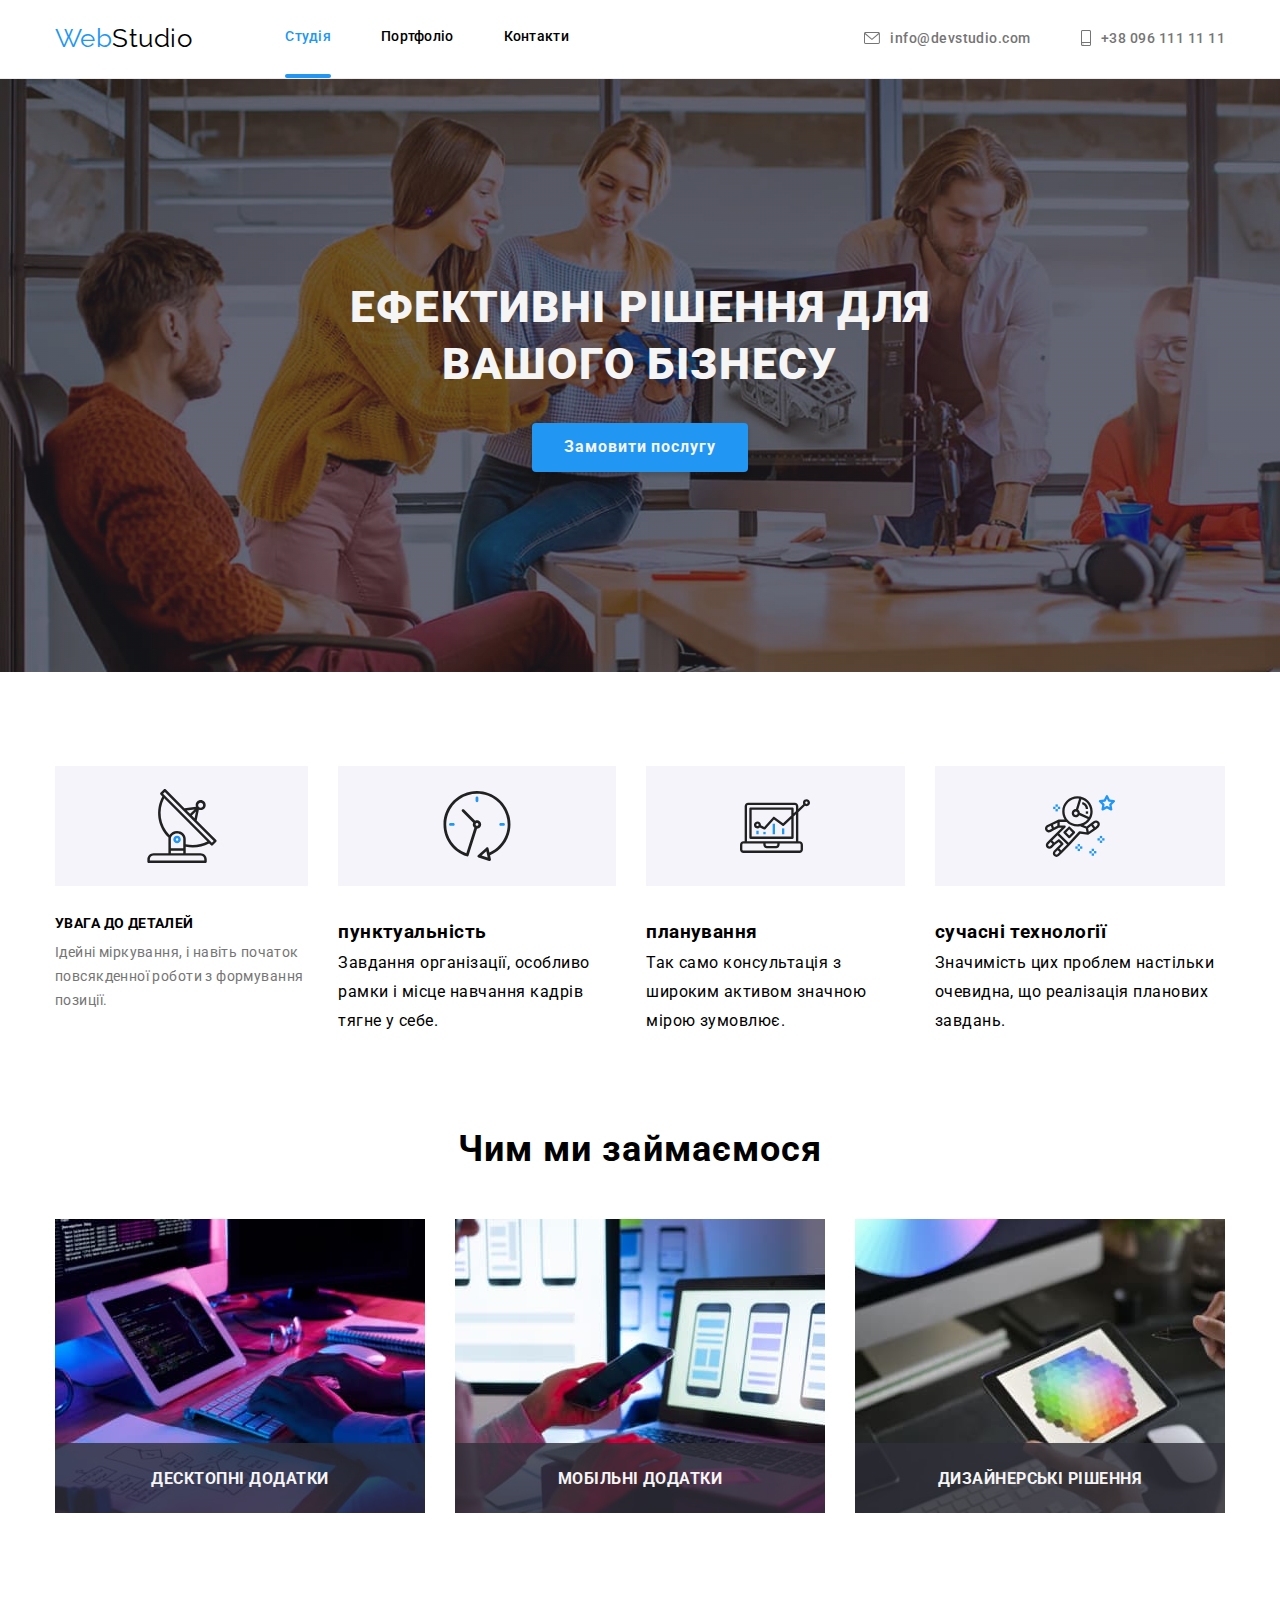
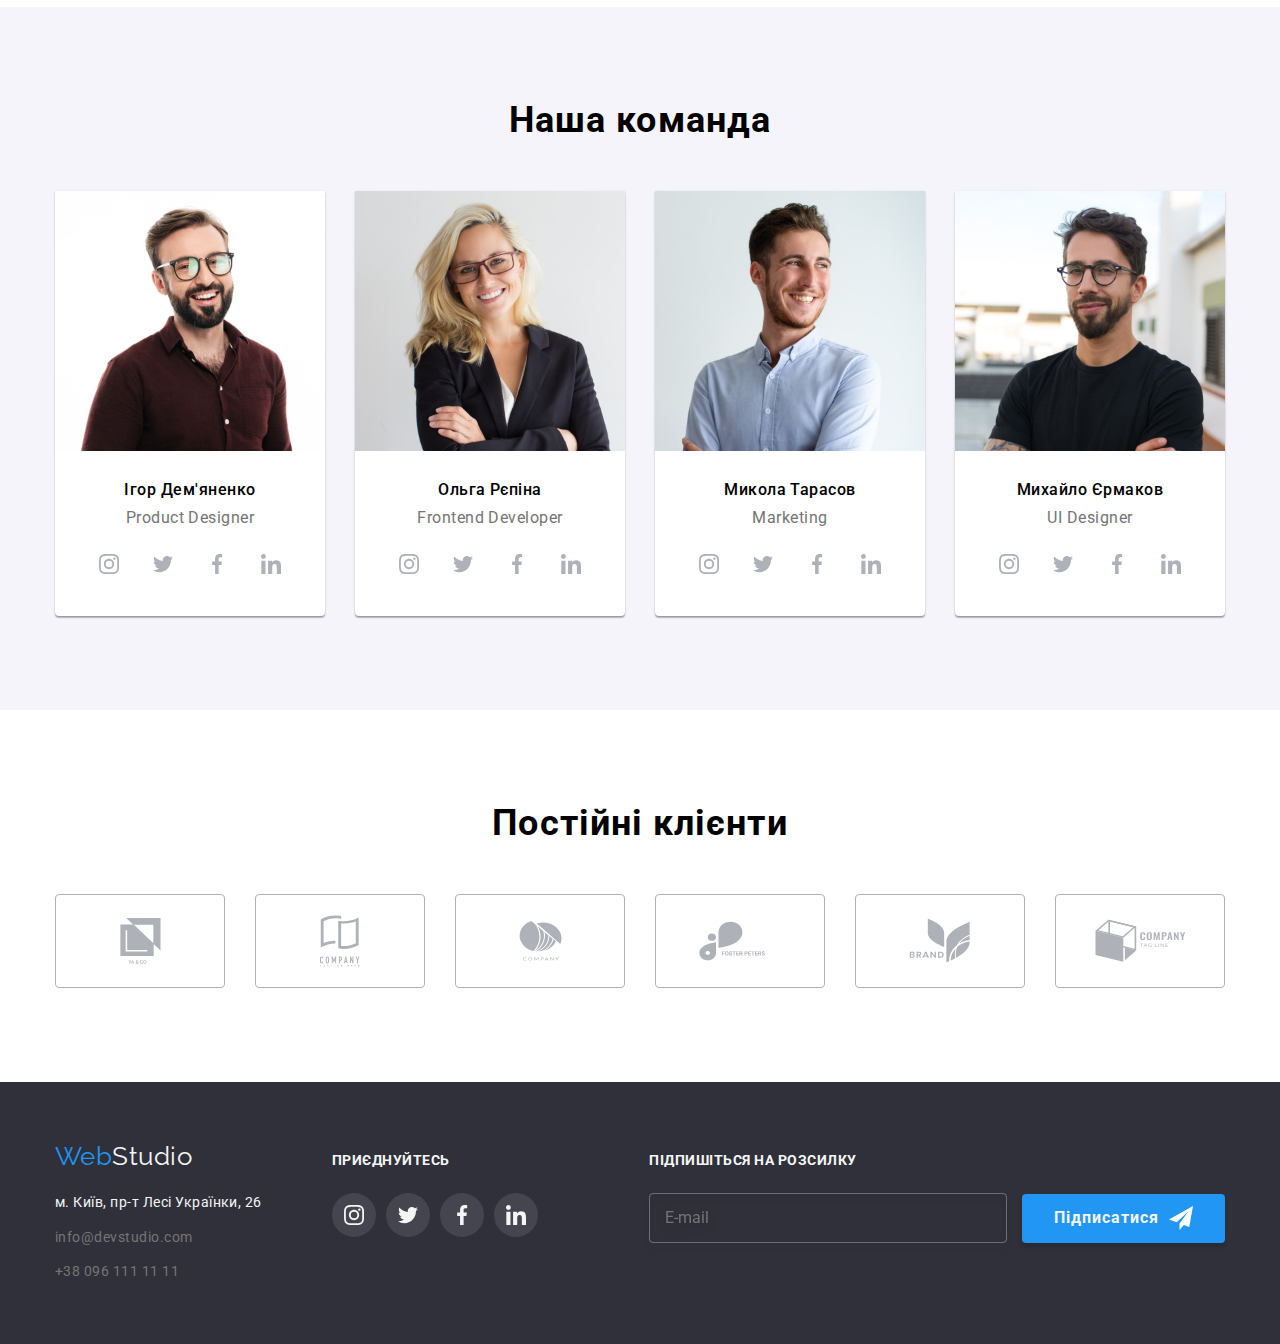
<file: index.html>
<!DOCTYPE html>
<html lang="uk">
  <head>
    <meta charset="UTF-8" />
    <meta http-equiv="X-UA-Compatible" content="IE=edge" />
    <meta name="viewport" content="width=device-width, initial-scale=1.0" />
    <title>Студія</title>
    <link
      href="https://fonts.googleapis.com/css2?family=Raleway:wght@700&family=Roboto:wght@400;500;700;900&display=swap"
      rel="stylesheet"
    />
    <link rel="stylesheet" href="css/main.min.css" />
  </head>
  <body>
    <!-- header-->
    <header class="header">
      <div class="container header__container">
        <nav class="header__navigation">
          <a href="#" class="header__logo"> <span class="accent-text">Web</span>Studio </a>
          <ul class="header__list">
            <li class="header__item header-active">
              <a class="header__link" href="index.html ">Студія</a>
            </li>
            <li class="header__item">
              <a class="header__link" href="portfolio.html">Портфоліо</a>
            </li>
            <li class="header__item">
              <a class="header__link" href="#">Контакти</a>
            </li>
          </ul>
        </nav>
        <ul class="header__contacts">
          <li class="header__email">
            <a href="mailto:info@devstudio.com">
              <svg class="header__icon" width="16" height="12">
                <use href="./images/icons.svg#email"></use>
              </svg>
              <span>info@devstudio.com</span>
            </a>
          </li>
          <li class="header__phone">
            <a href="tel:+380961111111">
              <svg class="header__icon" width="10" height="16">
                <use href="./images/icons.svg#phone"></use>
              </svg>
              <span>+38 096 111 11 11</span>
            </a>
          </li>
        </ul>
      </div>
    </header>
    <!-- main-->
    <main>
      <section class="decision">
        <div class="container decision__container">
          <h1 class="decision__headline">Ефективні рішення для вашого бізнесу</h1>
          <button type="button" class="decision_btn" data-modal-open>Замовити послугу</button>
        </div>
      </section>
      <section class="benefits section">
        <div class="container">
          <h2 class="benefits__headline">Наші переваги</h2>
          <ul class="benefits__list">
            <li class="benefits__item">
              <div class="benefits__thumb">
                <img src="./images/tarel.svg" alt="картинка антени" width="70" />
              </div>

              <h3 class="benefits__item-headline">увага до деталей</h3>
              <p class="benefits__item-description">
                Ідейні міркування, і навіть початок повсякденної роботи з формування позиції.
              </p>
            </li>
            <li class="benefits__item">
              <div class="benefits__thumb">
                <img src="./images/clock.svg" alt="картинка антени" width="70" />
              </div>
              <h3 class="benefits__item_headline">пунктуальність</h3>
              <p class="benefits__item_description">
                Завдання організації, особливо рамки і місце навчання кадрів тягне у себе.
              </p>
            </li>
            <li class="benefits__item">
              <div class="benefits__thumb">
                <img src="./images/diagram.svg" alt="картинка антени" width="70" />
              </div>
              <h3 class="benefits__item_headline">планування</h3>
              <p class="benefits__item_description">
                Так само консультація з широким активом значною мірою зумовлює.
              </p>
            </li>
            <li class="benefits__item">
              <div class="benefits__thumb">
                <img src="./images/astronaut.svg" alt="картинка антени" width="70" />
              </div>
              <h3 class="benefits__item_headline">сучасні технології</h3>
              <p class="benefits__item_description">
                Значимість цих проблем настільки очевидна, що реалізація планових завдань.
              </p>
            </li>
          </ul>
        </div>
      </section>
      <section class="session section">
        <div class="container">
          <h2 class="session__headline">Чим ми займаємося</h2>
          <ul class="session__list">
            <li class="session__item">
              <img src="images/session.jpg" alt="create tablet app" width="370" height="294" />
              <p class="session__img-text">Десктопні додатки</p>
            </li>
            <li class="session__item">
              <img src="images/session1.jpg" alt="create mobile app" width="370" height="294" />
              <p class="session__img-text">Мобільні додатки</p>
            </li>
            <li class="session__item">
              <img src="images/session2.jpg" alt="create design" width="370" height="294" />
              <p class="session__img-text">Дизайнерські рішення</p>
            </li>
          </ul>
        </div>
      </section>
      <section class="team section">
        <div class="container">
          <h2 class="team__headline">Наша команда</h2>
          <ul class="team__list">
            <li class="team__list-item">
              <img src="images/team1.jpg" alt="Ігор Дем'яненко фото" width="270" height="260" />
              <div class="team__group">
                <h3 class="team__item-headline">Ігор Дем'яненко</h3>
                <p class="team__item-subline">Product Designer</p>
                <ul class="team__social">
                  <li class="team__link">
                    <a href="#" class="team__link-tag">
                      <svg class="team__svg">
                        <use href="./images/icons.svg#instagram"></use>
                      </svg>
                    </a>
                  </li>
                  <li class="team__link">
                    <a href="#" class="team__link-tag">
                      <svg class="team__svg">
                        <use href="./images/icons.svg#twitter"></use>
                      </svg>
                    </a>
                  </li>
                  <li class="team__link">
                    <a href="#" class="team__link-tag">
                      <svg class="team__svg">
                        <use href="./images/icons.svg#facebook"></use>
                      </svg>
                    </a>
                  </li>
                  <li class="team__link">
                    <a href="#" class="team__link-tag">
                      <svg class="team__svg">
                        <use href="./images/icons.svg#linkedin"></use>
                      </svg>
                    </a>
                  </li>
                </ul>
              </div>
            </li>
            <li class="team__list-item">
              <img src="images/team2.jpg" alt="Ольга Рєпіна фото" width="270" height="260" />
              <div class="team__group">
                <h3 class="team__item-headline">Ольга Рєпіна</h3>
                <p class="team__item-subline">Frontend Developer</p>
                <ul class="team__social">
                  <li class="team__link">
                    <a href="#" class="team__link-tag">
                      <svg class="team__svg">
                        <use href="./images/icons.svg#instagram"></use>
                      </svg>
                    </a>
                  </li>
                  <li class="team__link">
                    <a href="#" class="team__link-tag">
                      <svg class="team__svg">
                        <use href="./images/icons.svg#twitter"></use>
                      </svg>
                    </a>
                  </li>
                  <li class="team__link">
                    <a href="#" class="team__link-tag">
                      <svg class="team__svg">
                        <use href="./images/icons.svg#facebook"></use>
                      </svg>
                    </a>
                  </li>
                  <li class="team__link">
                    <a href="#" class="team__link-tag">
                      <svg class="team__svg">
                        <use href="./images/icons.svg#linkedin"></use>
                      </svg>
                    </a>
                  </li>
                </ul>
              </div>
            </li>
            <li class="team__list-item">
              <img src="images/team3.jpg" alt="Микола Тарасов фото" width="270" height="260" />
              <div class="team__group">
                <h3 class="team__item-headline">Микола Тарасов</h3>
                <p class="team__item-subline">Marketing</p>
                <ul class="team__social">
                  <li class="team__link">
                    <a href="#" class="team__link-tag">
                      <svg class="team__svg">
                        <use href="./images/icons.svg#instagram"></use>
                      </svg>
                    </a>
                  </li>
                  <li class="team__link">
                    <a href="#" class="team__link-tag">
                      <svg class="team__svg">
                        <use href="./images/icons.svg#twitter"></use>
                      </svg>
                    </a>
                  </li>
                  <li class="team__link">
                    <a href="#" class="team__link-tag">
                      <svg class="team__svg">
                        <use href="./images/icons.svg#facebook"></use>
                      </svg>
                    </a>
                  </li>
                  <li class="team__link">
                    <a href="#" class="team__link-tag">
                      <svg class="team__svg">
                        <use href="./images/icons.svg#linkedin"></use>
                      </svg>
                    </a>
                  </li>
                </ul>
              </div>
            </li>
            <li class="team__list-item">
              <img src="images/team4.jpg" alt="Михайло Єрмаков фото" width="270" height="260" />
              <div class="team__group">
                <h3 class="team__item-headline">Михайло Єрмаков</h3>
                <p class="team__item-subline">UI Designer</p>
                <ul class="team__social">
                  <li class="team__link">
                    <a href="#" class="team__link-tag">
                      <svg class="team__svg">
                        <use href="./images/icons.svg#instagram"></use>
                      </svg>
                    </a>
                  </li>
                  <li class="team__link">
                    <a href="#" class="team__link-tag">
                      <svg class="team__svg">
                        <use href="./images/icons.svg#twitter"></use>
                      </svg>
                    </a>
                  </li>
                  <li class="team__link">
                    <a href="#" class="team__link-tag">
                      <svg class="team__svg">
                        <use href="./images/icons.svg#facebook"></use>
                      </svg>
                    </a>
                  </li>
                  <li class="team__link">
                    <a href="#" class="team__link-tag">
                      <svg class="team__svg">
                        <use href="./images/icons.svg#linkedin"></use>
                      </svg>
                    </a>
                  </li>
                </ul>
              </div>
            </li>
          </ul>
        </div>
      </section>
      <section class="partners section">
        <div class="container">
          <h2 class="partners__headline">Постійні клієнти</h2>
          <ul class="partners__list">
            <li class="partners__item">
              <a class="partners__link" href="#">
                <svg width="41" height="46">
                  <use href="./images/icons.svg#partners"></use>
                </svg>
              </a>
            </li>
            <li class="partners__item">
              <a class="partners__link" href="#">
                <svg width="40" height="52">
                  <use href="./images/icons.svg#partners1"></use>
                </svg>
              </a>
            </li>
            <li class="partners__item">
              <a class="partners__link" href="#">
                <svg width="43" height="41">
                  <use href="./images/icons.svg#partners2"></use>
                </svg>
              </a>
            </li>
            <li class="partners__item">
              <a class="partners__link" href="#">
                <svg width="84" height="40">
                  <use href="./images/icons.svg#partners3"></use>
                </svg>
              </a>
            </li>
            <li class="partners__item">
              <a class="partners__link" href="#">
                <svg width="62" height="45">
                  <use href="./images/icons.svg#partners4"></use>
                </svg>
              </a>
            </li>
            <li class="partners__item">
              <a class="partners__link" href="#">
                <svg width="93" height="43">
                  <use href="./images/icons.svg#partners5"></use>
                </svg>
              </a>
            </li>
          </ul>
        </div>
      </section>
    </main>
    <!-- footer -->
    <footer class="footer">
      <div class="container">
        <div class="footer__adress">
          <div class="footer__adress-wrapper">
            <a href="#" class="footer__logo"> <span class="logo__accent-text">Web</span>Studio </a>
            <address class="footer__address">
              <ul class="footer__address-list">
                <li class="footer__adress-item"><a href="#">м. Київ, пр-т Лесі Українки, 26</a></li>
                <li class="footer__adress-item footer__adress_item-grey">
                  <a href="mailto:info@devstudio.com">info@devstudio.com</a>
                </li>
                <li class="footer__adress-item footer__adress_item-grey">
                  <a href="tel:+380961111111">+38 096 111 11 11</a>
                </li>
              </ul>
            </address>
          </div>
          <div class="footer__adress-container">
            <p class="footer__social-text">приєднуйтесь</p>
            <ul class="team__social footer__social">
              <li class="team__link">
                <a href="#" class="team__link-tag">
                  <svg class="team__svg footer__svg">
                    <use href="./images/icons.svg#instagram"></use>
                  </svg>
                </a>
              </li>
              <li class="team__link">
                <a href="#" class="team__link-tag">
                  <svg class="team__svg footer__svg">
                    <use href="./images/icons.svg#twitter"></use>
                  </svg>
                </a>
              </li>
              <li class="team__link">
                <a href="#" class="team__link-tag">
                  <svg class="team__svg footer__svg">
                    <use href="./images/icons.svg#facebook"></use>
                  </svg>
                </a>
              </li>
              <li class="team__link">
                <a href="#" class="team__link-tag">
                  <svg class="team__svg footer__svg">
                    <use href="./images/icons.svg#linkedin"></use>
                  </svg>
                </a>
              </li>
            </ul>
          </div>
          <form action="#" class="footer__form">
            <p class="footer__form-headline">Підпишіться на розсилку</p>
            <div class="footer__form-group">
              <input class="footer__form-email" type="email" name="email" placeholder="E-mail" />
              <button type="submit" class="decision_btn footer_form-btn">
                Підписатися

                <svg width="24" height="24" fill="black">
                  <use href="./images/icons.svg#send"></use>
                </svg>
              </button>
            </div>
          </form>
        </div>
      </div>
    </footer>
    <div class="modal__overlay is-hidden" data-modal>
      <div class="modal">
        <form action="#" class="m">
          <p class="form__headline">Залиште свої дані, ми вам передзвонимо</p>

          <div class="form__item">
            <label class="form__label">
              <span class="form__headline-name">Ім'я</span>
              <input class="form__input form__input_name" type="text" name="name" />
              <svg class="form__icons" width="18" height="18">
                <use href="./images/icons.svg#persone"></use>
              </svg>
            </label>
          </div>
          <div class="form__item">
            <label class="form__label">
              <span class="form__headline-name">Телефон</span>
              <input class="form__input" id="telephone" type="tel" name="phone" />
              <svg class="form__icons" width="18" height="18">
                <use href="./images/icons.svg#form-mobile"></use>
              </svg>
            </label>
          </div>
          <div class="form__item">
            <label class="form__label">
              <span class="form__headline-name">Пошта</span>
              <input class="form__input" type="email" name="email" />
              <svg class="form__icons" width="18" height="18">
                <use href="./images/icons.svg#form-mail"></use>
              </svg>
            </label>
          </div>
          <div class="form__item form__textarea">
            <label for="comment" class="form__label">
              <span class="form__headline-name">Коментар</span>
              <textarea
                class="form__comment"
                name="comment"
                id="comment"
                placeholder="Введіть текст"
              ></textarea>
            </label>
          </div>
          <div class="form__item form__item-chexbox">
            <label class="form__label form__label-checkbox">
              <input class="form__checkbox" type="checkbox" name="checkbox" />
              <span class="form__checkbox-check"></span>
              <span class="form__link-terms">
                Погоджуюся з розсилкою та приймаю<a href="#" class="form__link"> Умови договору</a>
              </span>
            </label>
          </div>
          <div class="form__item form__item-btn">
            <button class="decision_btn form__btn" type="submit">Відправити</button>
          </div>

          <button type="button" class="modal__close" data-modal-close>
            <svg width="11" height="11">
              <use href="./images/icons.svg#close"></use>
            </svg>
          </button>
        </form>
      </div>
    </div>
    <script src="./js/modal.js"></script>
  </body>
</html>
</file>
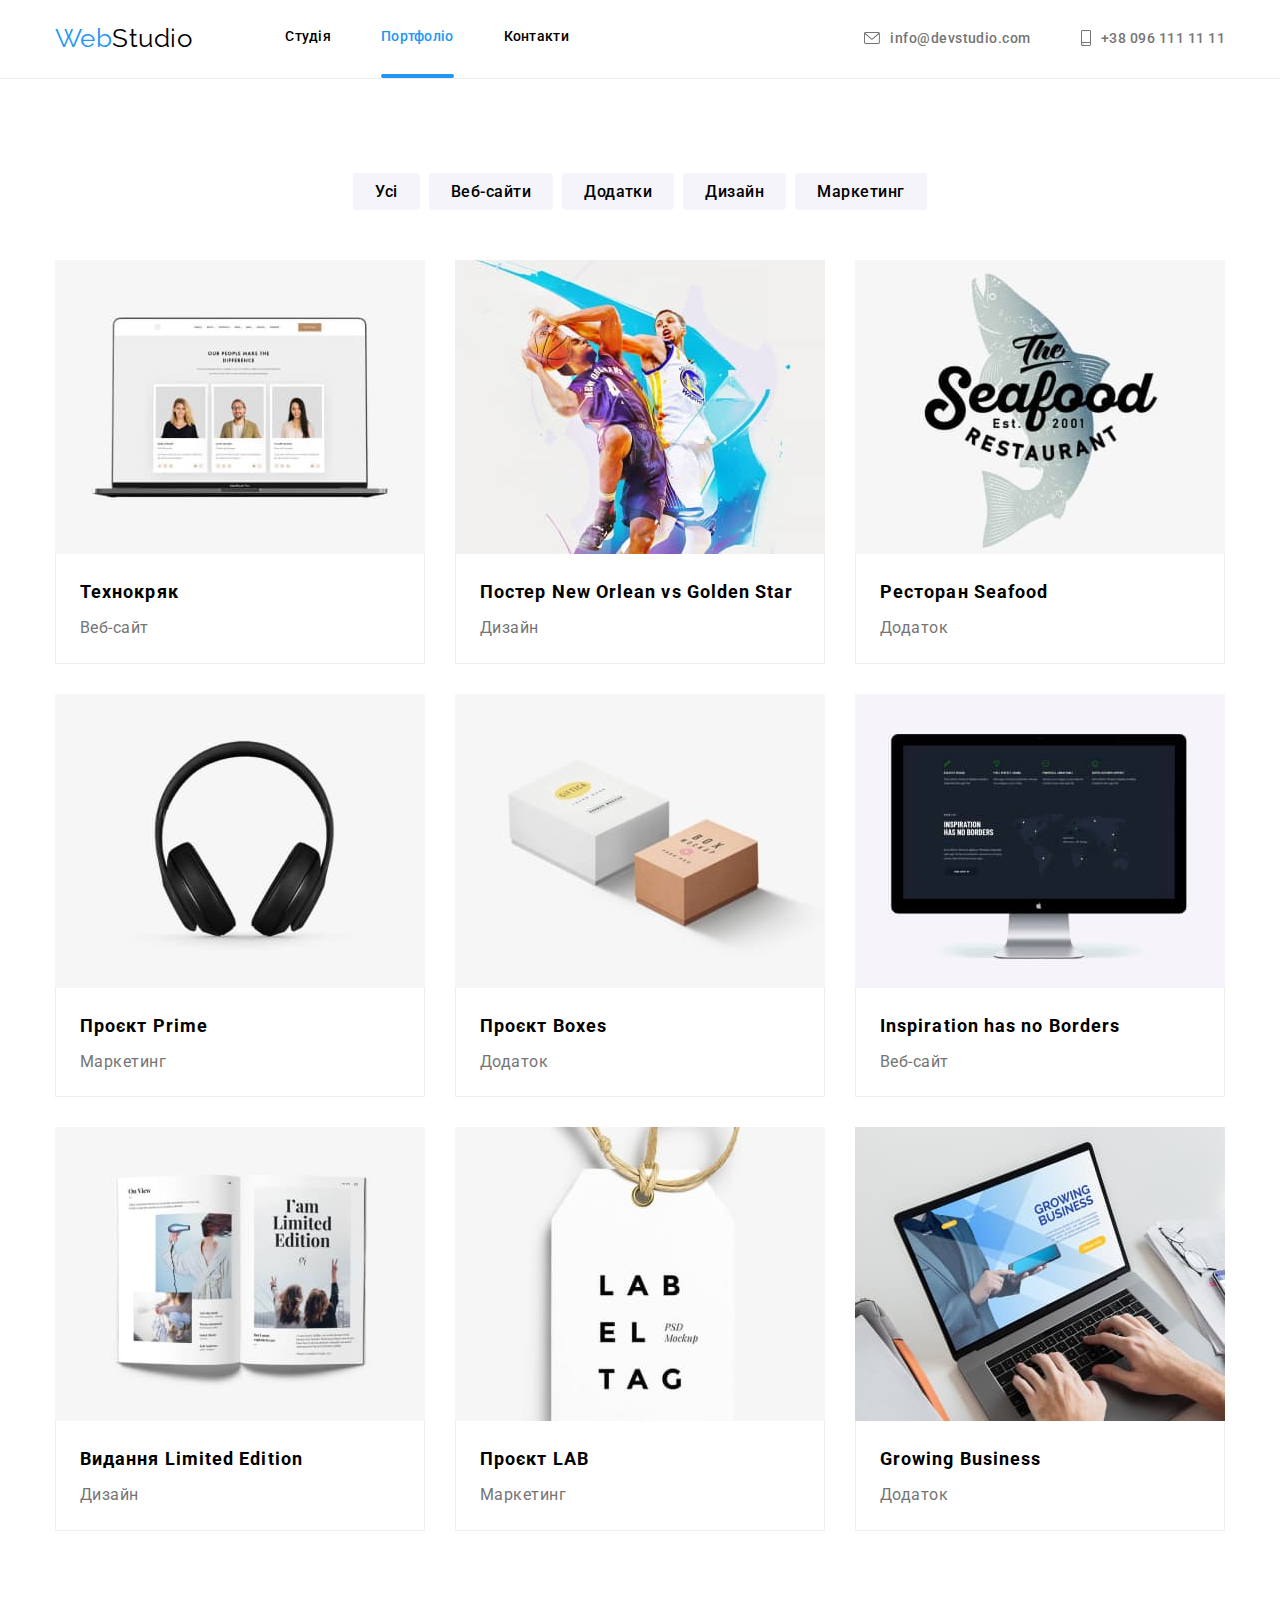
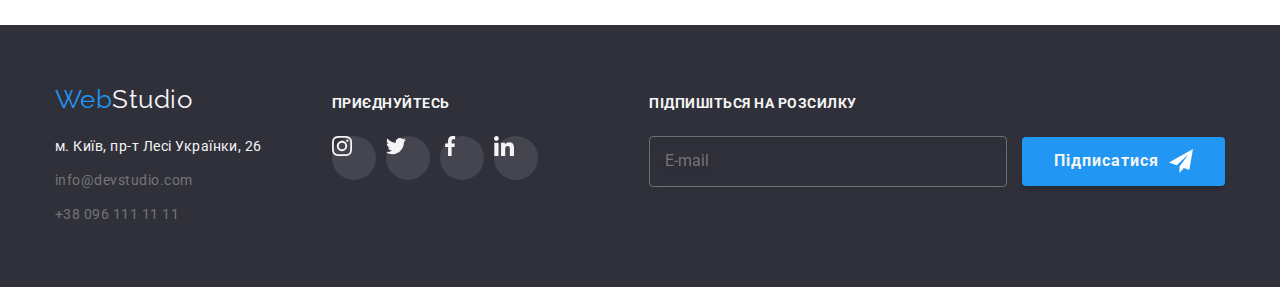
<file: portfolio.html>
<!DOCTYPE html>
<html lang="uk">
  <head>
    <meta charset="UTF-8" />
    <meta http-equiv="X-UA-Compatible" content="IE=edge" />
    <meta name="viewport" content="width=device-width, initial-scale=1.0" />
    <title>Портфоліо</title>
    <link
      href="https://fonts.googleapis.com/css2?family=Raleway:wght@700&family=Roboto:wght@400;500;700;900&display=swap"
      rel="stylesheet"
    />
    <link rel="stylesheet" href="css/main.min.css" />
  </head>
  <body>
    <!-- header-->
    <header class="header">
      <div class="container header__container">
        <nav class="header__navigation">
          <a href="#" class="header__logo"> <span class="accent-text">Web</span>Studio </a>
          <ul class="header__list">
            <li class="header__item">
              <a class="header__link" href="index.html ">Студія</a>
            </li>
            <li class="header__item header-active">
              <a class="header__link" href="portfolio.html">Портфоліо</a>
            </li>
            <li class="header__item">
              <a class="header__link" href="#">Контакти</a>
            </li>
          </ul>
        </nav>
        <ul class="header__contacts">
          <li class="header__email">
            <a href="mailto:info@devstudio.com">
              <svg class="header__icon" width="16" height="12">
                <use href="./images/icons.svg#email"></use>
              </svg>
              <span>info@devstudio.com</span>
            </a>
          </li>
          <li class="header__phone">
            <a href="tel:+380961111111">
              <svg class="header__icon" width="10" height="16">
                <use href="./images/icons.svg#phone"></use>
              </svg>
              <span>+38 096 111 11 11</span>
            </a>
          </li>
        </ul>
      </div>
    </header>
    <!-- main -->
    <main class="jobs">
      <section class="jobs__section section">
        <div class="container">
          <h1 class="jobs__wokrs">Наші роботи</h1>
          <ul class="jobs__filter">
            <li class="jobs__item">
              <button class="jobs__btn" type="button">Усі</button>
            </li>
            <li class="jobs__item">
              <button class="jobs__btn" type="button">Веб-сайти</button>
            </li>
            <li class="jobs__item">
              <button class="jobs__btn" type="button">Додатки</button>
            </li>
            <li class="jobs__item">
              <button class="jobs__btn" type="button">Дизайн</button>
            </li>
            <li class="jobs__item">
              <button class="jobs__btn" type="button">Маркетинг</button>
            </li>
          </ul>
          <ul class="jobs__cards">
            <li class="jobs__card">
              <a href="#">
                <div class="jobs__img-container">
                  <img
                    src="images/technokryak.jpg"
                    alt="Технокряк картинка"
                    width="370"
                    class="jobs__img"
                  />
                  <p class="jobs__img-text">
                    Ресурс пропонує комплексні пропозиції з різним рівнем функціоналу та сервісів.
                    Все це дозволить відвідувачу отримати вичерпні відомості про компанію чи
                    приватну особу.
                  </p>
                </div>

                <div class="jobs__container-text">
                  <h2 class="jobs__headline">Технокряк</h2>
                  <p class="jobs__subline">Веб-сайт</p>
                </div>
              </a>
            </li>
            <li class="jobs__card">
              <a href="#">
                <div class="jobs__img-container">
                  <img
                    src="images/new-orlean.jpg"
                    alt="Постер New Orlean vs Golden Star"
                    width="370"
                    class="jobs__img"
                  />
                  <p class="jobs__img-text">
                    Ресурс пропонує комплексні пропозиції з різним рівнем функціоналу та сервісів.
                    Все це дозволить відвідувачу отримати вичерпні відомості про компанію чи
                    приватну особу.
                  </p>
                </div>
                <div class="jobs__container-text">
                  <h2 class="jobs__headline">Постер New Orlean vs Golden Star</h2>
                  <p class="jobs__subline">Дизайн</p>
                </div>
              </a>
            </li>
            <li class="jobs__card">
              <a href="#">
                <div class="jobs__img-container">
                  <img
                    src="images/seafood.jpg"
                    alt="Ресторан Seafood картинка"
                    width="370"
                    class="jobs__img"
                  />
                  <p class="jobs__img-text">
                    Ресурс пропонує комплексні пропозиції з різним рівнем функціоналу та сервісів.
                    Все це дозволить відвідувачу отримати вичерпні відомості про компанію чи
                    приватну особу.
                  </p>
                </div>
                <div class="jobs__container-text">
                  <h2 class="jobs__headline">Ресторан Seafood</h2>
                  <p class="jobs__subline">Додаток</p>
                </div>
              </a>
            </li>
            <li class="jobs__card">
              <a href="#">
                <div class="jobs__img-container">
                  <img
                    src="images/prime.jpg"
                    alt="Проєкт Prime картинка"
                    width="370"
                    class="jobs__img"
                  />
                  <p class="jobs__img-text">
                    Ресурс пропонує комплексні пропозиції з різним рівнем функціоналу та сервісів.
                    Все це дозволить відвідувачу отримати вичерпні відомості про компанію чи
                    приватну особу.
                  </p>
                </div>
                <div class="jobs__container-text">
                  <h2 class="jobs__headline">Проєкт Prime</h2>
                  <p class="jobs__subline">Маркетинг</p>
                </div>
              </a>
            </li>
            <li class="jobs__card">
              <a href="#">
                <div class="jobs__img-container">
                  <img
                    src="images/boxes.jpg"
                    alt="Проєкт Boxes картинка"
                    width="370"
                    class="jobs__img"
                  />
                  <p class="jobs__img-text">
                    Ресурс пропонує комплексні пропозиції з різним рівнем функціоналу та сервісів.
                    Все це дозволить відвідувачу отримати вичерпні відомості про компанію чи
                    приватну особу.
                  </p>
                </div>
                <div class="jobs__container-text">
                  <h2 class="jobs__headline">Проєкт Boxes</h2>
                  <p class="jobs__subline">Додаток</p>
                </div>
              </a>
            </li>
            <li class="jobs__card">
              <a href="#">
                <div class="jobs__img-container">
                  <img
                    src="images/inspiration.jpg"
                    alt="Inspiration has no Borders картинка"
                    width="370"
                    class="jobs__img"
                  />
                  <p class="jobs__img-text">
                    Ресурс пропонує комплексні пропозиції з різним рівнем функціоналу та сервісів.
                    Все це дозволить відвідувачу отримати вичерпні відомості про компанію чи
                    приватну особу.
                  </p>
                </div>
                <div class="jobs__container-text">
                  <h2 class="jobs__headline">Inspiration has no Borders</h2>
                  <p class="jobs__subline">Веб-сайт</p>
                </div>
              </a>
            </li>
            <li class="jobs__card">
              <a href="#">
                <div class="jobs__img-container">
                  <img
                    src="images/limited.jpg"
                    alt="Видання Limited Edition картинка"
                    width="370"
                    class="jobs__img"
                  />
                  <p class="jobs__img-text">
                    Ресурс пропонує комплексні пропозиції з різним рівнем функціоналу та сервісів.
                    Все це дозволить відвідувачу отримати вичерпні відомості про компанію чи
                    приватну особу.
                  </p>
                </div>
                <div class="jobs__container-text">
                  <h2 class="jobs__headline">Видання Limited Edition</h2>
                  <p class="jobs__subline">Дизайн</p>
                </div>
              </a>
            </li>
            <li class="jobs__card">
              <a href="#">
                <div class="jobs__img-container">
                  <img
                    src="images/lab.jpg"
                    alt="Проєкт LAB картинка"
                    width="370"
                    class="jobs__img"
                  />
                  <p class="jobs__img-text">
                    Ресурс пропонує комплексні пропозиції з різним рівнем функціоналу та сервісів.
                    Все це дозволить відвідувачу отримати вичерпні відомості про компанію чи
                    приватну особу.
                  </p>
                </div>
                <div class="jobs__container-text">
                  <h2 class="jobs__headline">Проєкт LAB</h2>
                  <p class="jobs__subline">Маркетинг</p>
                </div>
              </a>
            </li>
            <li class="jobs__card">
              <a href="#">
                <div class="jobs__img-container">
                  <img
                    src="images/business.jpg"
                    alt="Growing Business картинка"
                    width="370"
                    class="jobs__img"
                  />
                  <p class="jobs__img-text">
                    Ресурс пропонує комплексні пропозиції з різним рівнем функціоналу та сервісів.
                    Все це дозволить відвідувачу отримати вичерпні відомості про компанію чи
                    приватну особу.
                  </p>
                </div>
                <div class="jobs__container-text">
                  <h2 class="jobs__headline">Growing Business</h2>
                  <p class="jobs__subline">Додаток</p>
                </div>
              </a>
            </li>
          </ul>
        </div>
      </section>
    </main>
    <!-- footer -->
    <footer class="footer">
      <div class="container">
        <div class="footer__adress">
          <div class="footer__adress-wrapper">
            <a href="#" class="footer__logo"> <span class="logo__accent-text">Web</span>Studio </a>
            <address class="footer__address">
              <ul class="footer__address-list">
                <li class="footer__adress-item"><a href="#">м. Київ, пр-т Лесі Українки, 26</a></li>
                <li class="footer__adress-item footer__adress_item-grey">
                  <a href="mailto:info@devstudio.com">info@devstudio.com</a>
                </li>
                <li class="footer__adress-item footer__adress_item-grey">
                  <a href="tel:+380961111111">+38 096 111 11 11</a>
                </li>
              </ul>
            </address>
          </div>
          <div class="footer__adress_container">
            <p class="footer__social-text">приєднуйтесь</p>
            <ul class="team__social footer__social">
              <li class="team__link">
                <a href="#" class="team__link_tag">
                  <svg class="team__svg footer__svg">
                    <use href="./images/icons.svg#instagram"></use>
                  </svg>
                </a>
              </li>
              <li class="team__link">
                <a href="#" class="team__link_tag">
                  <svg class="team__svg footer__svg">
                    <use href="./images/icons.svg#twitter"></use>
                  </svg>
                </a>
              </li>
              <li class="team__link">
                <a href="#" class="team__link_tag">
                  <svg class="team__svg footer__svg">
                    <use href="./images/icons.svg#facebook"></use>
                  </svg>
                </a>
              </li>
              <li class="team__link">
                <a href="#" class="team__link_tag">
                  <svg class="team__svg footer__svg">
                    <use href="./images/icons.svg#linkedin"></use>
                  </svg>
                </a>
              </li>
            </ul>
          </div>
          <form action="#" class="footer__form">
            <p class="footer__form-headline">Підпишіться на розсилку</p>
            <div class="footer__form-group">
              <input class="footer__form-email" type="email" name="email" placeholder="E-mail" />
              <button type="submit" class="decision_btn footer_form-btn">
                Підписатися
                <svg width="24" height="24" fill="black">
                  <use href="./images/icons.svg#send"></use>
                </svg>
              </button>
            </div>
          </form>
        </div>
      </div>
    </footer>
  </body>
</html>
</file>
<file: css/main.min.css>
/*! modern-normalize v1.1.0 | MIT License | https://github.com/sindresorhus/modern-normalize */*,::after,::before{box-sizing:border-box}html{-moz-tab-size:4;tab-size:4}html{line-height:1.15;-webkit-text-size-adjust:100%}body{margin:0}body{font-family:system-ui,-apple-system,"Segoe UI",Roboto,Helvetica,Arial,sans-serif,"Apple Color Emoji","Segoe UI Emoji"}hr{height:0;color:inherit}abbr[title]{text-decoration:underline dotted}b,strong{font-weight:bolder}code,kbd,pre,samp{font-family:ui-monospace,SFMono-Regular,Consolas,"Liberation Mono",Menlo,monospace;font-size:1em}small{font-size:80%}sub,sup{font-size:75%;line-height:0;position:relative;vertical-align:baseline}sub{bottom:-0.25em}sup{top:-0.5em}table{text-indent:0;border-color:inherit}button,input,optgroup,select,textarea{font-family:inherit;font-size:100%;line-height:1.15;margin:0}button,select{text-transform:none}[type=button],[type=reset],[type=submit],button{-webkit-appearance:button}::-moz-focus-inner{border-style:none;padding:0}:-moz-focusring{outline:1px dotted ButtonText}:-moz-ui-invalid{box-shadow:none}legend{padding:0}progress{vertical-align:baseline}::-webkit-inner-spin-button,::-webkit-outer-spin-button{height:auto}[type=search]{-webkit-appearance:textfield;outline-offset:-2px}::-webkit-search-decoration{-webkit-appearance:none}::-webkit-file-upload-button{-webkit-appearance:button;font:inherit}summary{display:list-item}.section{padding:94px 0}body{font-family:"Roboto",sans-serif;font-size:16px;line-height:1.8;color:#000;letter-spacing:.03em}h1,h2,h3,h4,p,ul,li{margin:0;padding:0;list-style:none}.container{margin:0 auto;padding-left:15px;padding-right:15px;width:1200px}img{display:block;max-width:100%;height:auto}.accent-text{color:#2196f3;fill:#2196f3}.header{padding-top:24px;padding-bottom:25px;border-bottom:1px solid #ececec}.header__container{display:flex;align-items:center}.header__navigation{display:flex;font-size:14px}.header__logo{margin-right:93px;font-size:26px;font-family:"Raleway",sans-serif;color:#000;text-decoration:none;line-height:1.1}.header__list{display:flex;gap:50px}.header__link{color:inherit;line-height:1.1;transition:all 250ms cubic-bezier(0.4, 0, 0.2, 1);font-weight:500;text-decoration:none;letter-spacing:.02em}.header__contacts{margin-left:auto;display:flex;gap:50px;font-size:14px}.header__email,.header__phone{display:flex;align-items:center;color:#757575;font-weight:500}.header__email a,.header__phone a{display:flex;align-items:center;gap:10px;color:inherit;line-height:1.1;transition:color 250ms cubic-bezier(0.4, 0, 0.2, 1);text-decoration:none}.header__email a:hover,.header__phone a:hover{color:#2196f3}.header__email a:hover .header__icon,.header__phone a:hover .header__icon{fill:#2196f3;transition:fill 250ms cubic-bezier(0.4, 0, 0.2, 1)}.header__icon{fill:#757575}.header-active{position:relative;color:#2196f3}.header-active:before{position:absolute;bottom:-90%;content:"";width:100%;height:4px;border-radius:2px;background-color:#2196f3;transition:transform 250ms cubic-bezier(0.4, 0, 0.2, 1)}.header__link:hover,.header__link:focus,.header__link:hover,.header__link:focus{color:#2196f3}.decision{max-width:1600px;margin-left:auto;margin-right:auto;padding-top:200px;padding-bottom:200px;background:linear-gradient(to top, rgba(47, 48, 58, 0.4), rgba(47, 48, 58, 0.4)),url(../images/header_bg.jpg);background-size:cover}.decision__headline{max-width:696px;margin-bottom:30px;color:#f5f5f5;font-size:44px;font-weight:900;letter-spacing:.03em;text-transform:uppercase;text-align:center;line-height:1.3}.decision__container{display:flex;flex-direction:column;align-items:center}.decision_btn{padding:10px 32px;background-color:#2196f3;color:#f5f5f5;font-family:"Roboto",sans-serif;font-size:inherit;font-weight:700;line-height:1.8;box-shadow:0px 4px 4px rgba(0,0,0,.15);border-radius:4px;border:none;letter-spacing:.06em}.decision_btn:hover,.decision_btn:focus{cursor:pointer}.benefits__headline{display:none}.benefits__list,.session__list,.team__list,.team__social,.partners__list{list-style:none}.team__list,.benefits__list{display:flex;gap:30px}.benefits__item-headline{margin-bottom:10px;font-size:14px;font-weight:700;line-height:1.1;letter-spacing:.03em;text-transform:uppercase}.benefits__item-description{font-size:14px;line-height:1.7;letter-spacing:.03em;color:#757575}.benefits__thumb{height:120px;margin-bottom:30px;display:flex;justify-content:center;align-items:center;background-color:#f5f4fa}.session{padding-top:0}.session__headline{margin-bottom:50px;font-size:36px;font-weight:700;text-align:center;line-height:1.1;letter-spacing:.03em}.session__list{display:flex;gap:30px}.session__item{position:relative}.session__img-text{position:absolute;height:70px;bottom:0;left:0;right:0;display:flex;justify-content:center;align-items:center;font-weight:700;letter-spacing:.03em;line-height:1.1;text-transform:uppercase;color:#f5f5f5;background-color:rgba(47,48,58,.8)}.team{background-color:#f5f4fa}.team__list{display:flex;gap:30px}.team__headline{margin-bottom:50px}.team__list-item{background-color:#fff;box-shadow:0px 1px 3px rgba(0,0,0,.12),0px 1px 1px rgba(0,0,0,.14),0px 2px 1px rgba(0,0,0,.2);border-radius:0px 0px 4px 4px}.team__item-headline{margin-bottom:10px}.team__item-subline{margin-bottom:16px}.team__social{display:flex;justify-content:center;align-items:center;gap:10px}.team__link{width:44px;height:44px;border-radius:50%}.team__svg{width:20px;height:20px;fill:#afb1b8}.team__link-tag{display:flex;justify-content:center;align-items:center;width:100%;height:100%;border-radius:50%;transition:background-color 250ms cubic-bezier(0.4, 0, 0.2, 1)}.team__link-tag:hover{background-color:#2196f3}.team__link-tag:hover .team__svg{fill:#fff}.team__headline{font-size:36px;font-weight:700;text-align:center;line-height:1.1;letter-spacing:.03em}.team__item-headline{font-weight:500}.team__item-subline{color:#757575}.team__item-headline,.team__item-subline{font-size:16px;letter-spacing:.03em;line-height:1.1;text-align:center}.team__group{margin-top:30px;margin-bottom:30px}.partners__headline{margin-bottom:50px;font-size:36px;font-weight:700;text-align:center;line-height:1.1;letter-spacing:.03em}.partners__list{display:flex;justify-content:center;align-items:center;gap:30px}.partners__item,.partners__link{min-height:92px;width:100%}.partners__item{max-width:170px;height:100%;width:100%;display:flex;justify-content:center;align-items:center;border:1px solid #afb1b8;border-radius:4px;transition:border 250ms cubic-bezier(0.4, 0, 0.2, 1)}.partners__link{display:flex;justify-content:center;align-items:center;transition:fill 250ms cubic-bezier(0.4, 0, 0.2, 1);fill:#afb1b8}.partners__link:hover{fill:#2196f3}.partners__item:hover:hover{border-color:#2196f3}.footer{padding:60px 0;background-color:#2f303a}.footer__address{font-size:14px}.footer__address-list{display:flex;flex-direction:column;gap:9px}.footer__logo{font-family:"Raleway",sans-serif;font-size:26px;display:inline-block;margin-bottom:20px;color:#f5f5f5;line-height:1.1}.team__link{background-color:rgba(255,255,255,.1)}.footer__svg{fill:#f5f5f5}.footer__adress-item a{color:#f5f5f5;transition:color 250ms cubic-bezier(0.4, 0, 0.2, 1)}.footer__adress_item-grey a{color:#757575}.footer__address{display:flex;align-items:center;font-style:inherit;gap:70px}.footer__social-text{margin-bottom:20px;font-size:14px;font-weight:700;color:#f5f5f5;text-transform:uppercase}.footer__adress{display:flex;align-items:baseline}.footer__adress-wrapper{margin-right:70px}.footer__adress-item a:hover,.footer__adress-item a:focus,.footer__adress-item a:hover,.footer__adress-item a:focus{color:#2196f3}.footer__form{margin-left:auto}.footer__form-email{margin-right:15px;padding:15px;width:358px;color:#f5f5f5;background-color:inherit;border:1px solid rgba(255,255,255,.3);filter:drop-shadow(0px 4px 4px rgba(0, 0, 0, 0.15));border-radius:4px}.footer__form-headline{margin-bottom:20px;font-size:14px;font-weight:700;color:#f5f5f5;text-transform:uppercase}.footer__form-group{display:flex;align-items:center}.footer_form-btn{display:flex;align-items:center;gap:10px;letter-spacing:.06em}.footer__logo,.footer__adress-item a{text-decoration:none}.logo__accent-text{color:#2196f3;fill:#2196f3}.modal__overlay{position:fixed;top:0;left:0;width:100%;height:100%;background-color:rgba(0,0,0,.2);opacity:1;transition:opacity 250ms cubic-bezier(0.4, 0, 0.2, 1)}.modal__close{display:flex;justify-content:center;align-items:center;width:30px;height:30px;position:absolute;right:8px;top:8px;border-radius:50%;border:1px solid rgba(0,0,0,.1);background:#fff;transition:fill 250ms cubic-bezier(0.4, 0, 0.2, 1)}.modal__close:hover,.modal__close:focus,.modal__close:hover,.modal__close:focus{fill:#2196f3;cursor:pointer}.modal__overlay.is-hidden{opacity:0;pointer-events:none}.modal__overlay.is-hidden.is-hidden .modal{transform:translate(-50%, -50%) scale(1.1)}.modal{padding:40px;position:absolute;max-width:528px;width:100%;left:50%;top:50%;transform:translate(-50%, -50%) scale(1);background:#fff;box-shadow:0px 1px 3px rgba(0,0,0,.12),0px 1px 1px rgba(0,0,0,.14),0px 2px 1px rgba(0,0,0,.2);border-radius:4px;transition:transform 250ms cubic-bezier(0.4, 0, 0.2, 1)}.form__list{width:100%;display:flex;flex-direction:column;align-items:center;gap:10px}.form__item{width:100%;display:flex;flex-direction:column}.form__headline-name{margin-bottom:4px}.form__input,.form__comment{font-size:18px}.form__comment{resize:none}.form__headline{margin-bottom:12px;font-weight:700;font-size:20px;line-height:1.15;text-align:center}.form__link-terms{font-size:14px;color:#757575}.form__input,.form__comment{padding:11px;border:1px solid rgba(33,33,33,.2);border-radius:4px}.form__item-btn{margin-top:30px}.form__link{color:#2196f3}.form__label{position:relative;display:flex;flex-direction:column}.form__label,.form__comment::placeholder{font-size:12px;line-height:1.16;letter-spacing:.01em;color:#757575}.form__comment{height:120px}.form__input{padding-left:42px;border:1px solid rgba(33,33,33,.2);border-radius:4px;transition:border 250ms cubic-bezier(0.4, 0, 0.2, 1)}.form__input:focus,.form__comment:focus{border:1px solid #2196f3}.form__input:focus+.form__icons,.form__comment:focus+.form__icons{fill:#2196f3}.form__input:focus-visible,.form__comment:focus-visible{outline:none}.form__label-checkbox{display:flex;flex-direction:row;justify-content:center;align-items:center}.form__checkbox{appearance:none}.form__icons{position:absolute;left:12px;bottom:13px;transition:fill 250ms cubic-bezier(0.4, 0, 0.2, 1)}.form__checkbox-check{margin-right:8px;width:16px;height:16px;border:2px solid #000;border-radius:2px}.form__checkbox:checked+.form__checkbox-check{background-color:#2196f3;background-image:url("../images/Checked.svg");background-position:center;background-repeat:no-repeat}.form__item-btn{margin-bottom:0;display:flex;align-items:center}.form__item-chexbox{margin-top:20px}.form__item:not(.form__item-btn,.form__textarea,.form__item-chexbox){margin-bottom:10px}.jobs__wokrs{display:none}.jobs__filter{margin-bottom:50px;display:flex;justify-content:center;gap:9px}.jobs__btn{padding:6px 22px;font-family:"Roboto",sans-serif;font-weight:500;text-align:center;background-color:#f5f4fa;border:none;border-radius:4px;line-height:1.6;font-size:16px;letter-spacing:.03em;transition:color 250ms cubic-bezier(0.4, 0, 0.2, 1),background-color 250ms cubic-bezier(0.4, 0, 0.2, 1),box-shadow 250ms cubic-bezier(0.4, 0, 0.2, 1)}.jobs__btn:hover,.jobs__btn:focus{background-color:#2196f3;color:#f5f5f5;cursor:pointer;box-shadow:0px 3px 1px rgba(0,0,0,.1),0px 1px 2px rgba(0,0,0,.08),0px 2px 2px rgba(0,0,0,.12)}.jobs__cards{display:flex;gap:30px;flex-wrap:wrap}.jobs__card{max-width:370px;width:100%}.jobs__card a{display:flex;flex-direction:column;text-decoration:none;transition:box-shadow 250ms cubic-bezier(0.4, 0, 0.2, 1)}.jobs__card a:hover,.jobs__card a:focus{box-shadow:0px 1px 1px rgba(0,0,0,.12),0px 4px 4px rgba(0,0,0,.06),1px 4px 6px rgba(0,0,0,.16)}.jobs__card a:hover .jobs__img-text,.jobs__card a:focus .jobs__img-text{transform:translateY(0)}.jobs__img-container{position:relative;overflow:hidden}.jobs__img-text{padding:63px 24px;position:absolute;top:0;left:0;right:0;bottom:0;font-size:18px;line-height:1.5;color:#f5f5f5;background-color:rgba(33,150,243,.9);transform:translateY(101%);transition:transform 250ms cubic-bezier(0.4, 0, 0.2, 1)}.jobs__container-text{padding-top:20px;padding-right:24px;padding-left:24px;padding-bottom:20px;border-left:1px solid #eee;border-right:1px solid #eee;border-bottom:1px solid #eee}.jobs__headline{margin-bottom:4px;font-size:18px;font-weight:700;color:#000;line-height:1.99;letter-spacing:.06em}.jobs__subline{color:#757575;letter-spacing:.03em;line-height:1.8}/*# sourceMappingURL=main.min.css.map */
</file>
